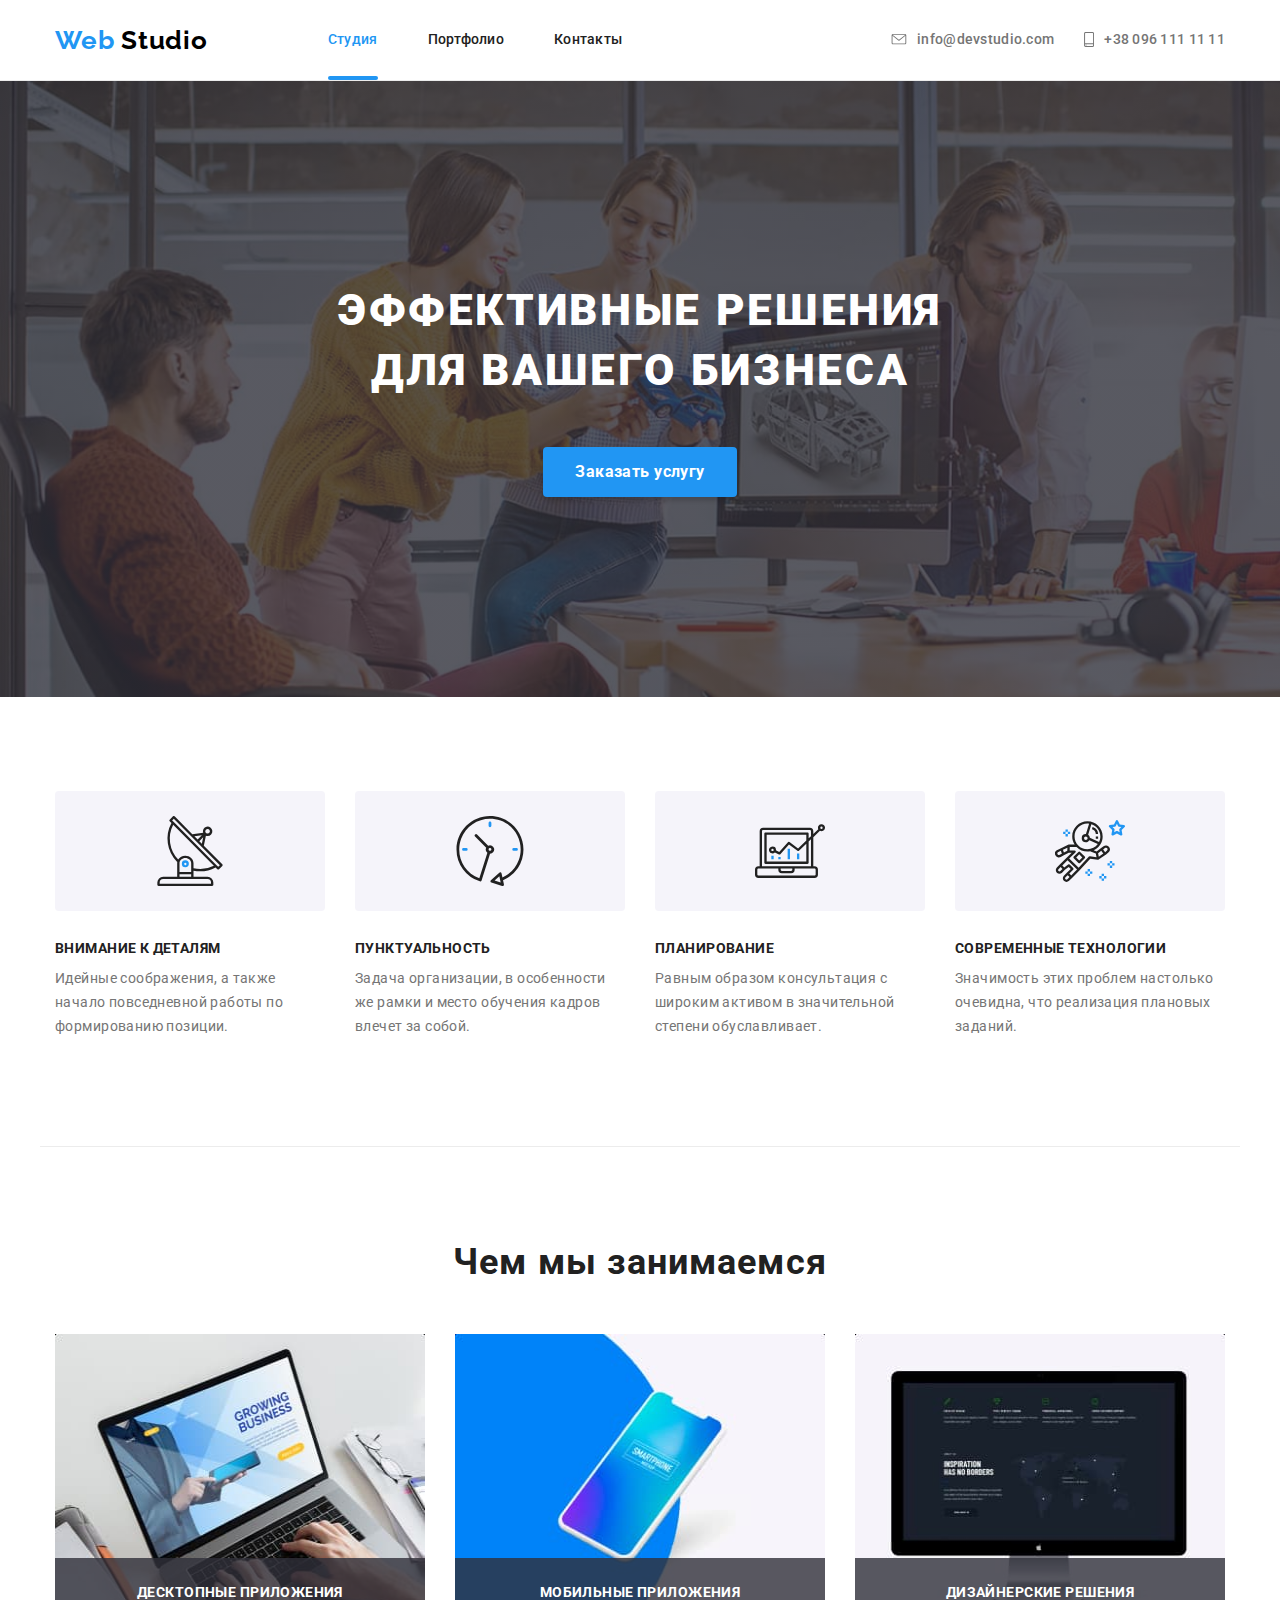
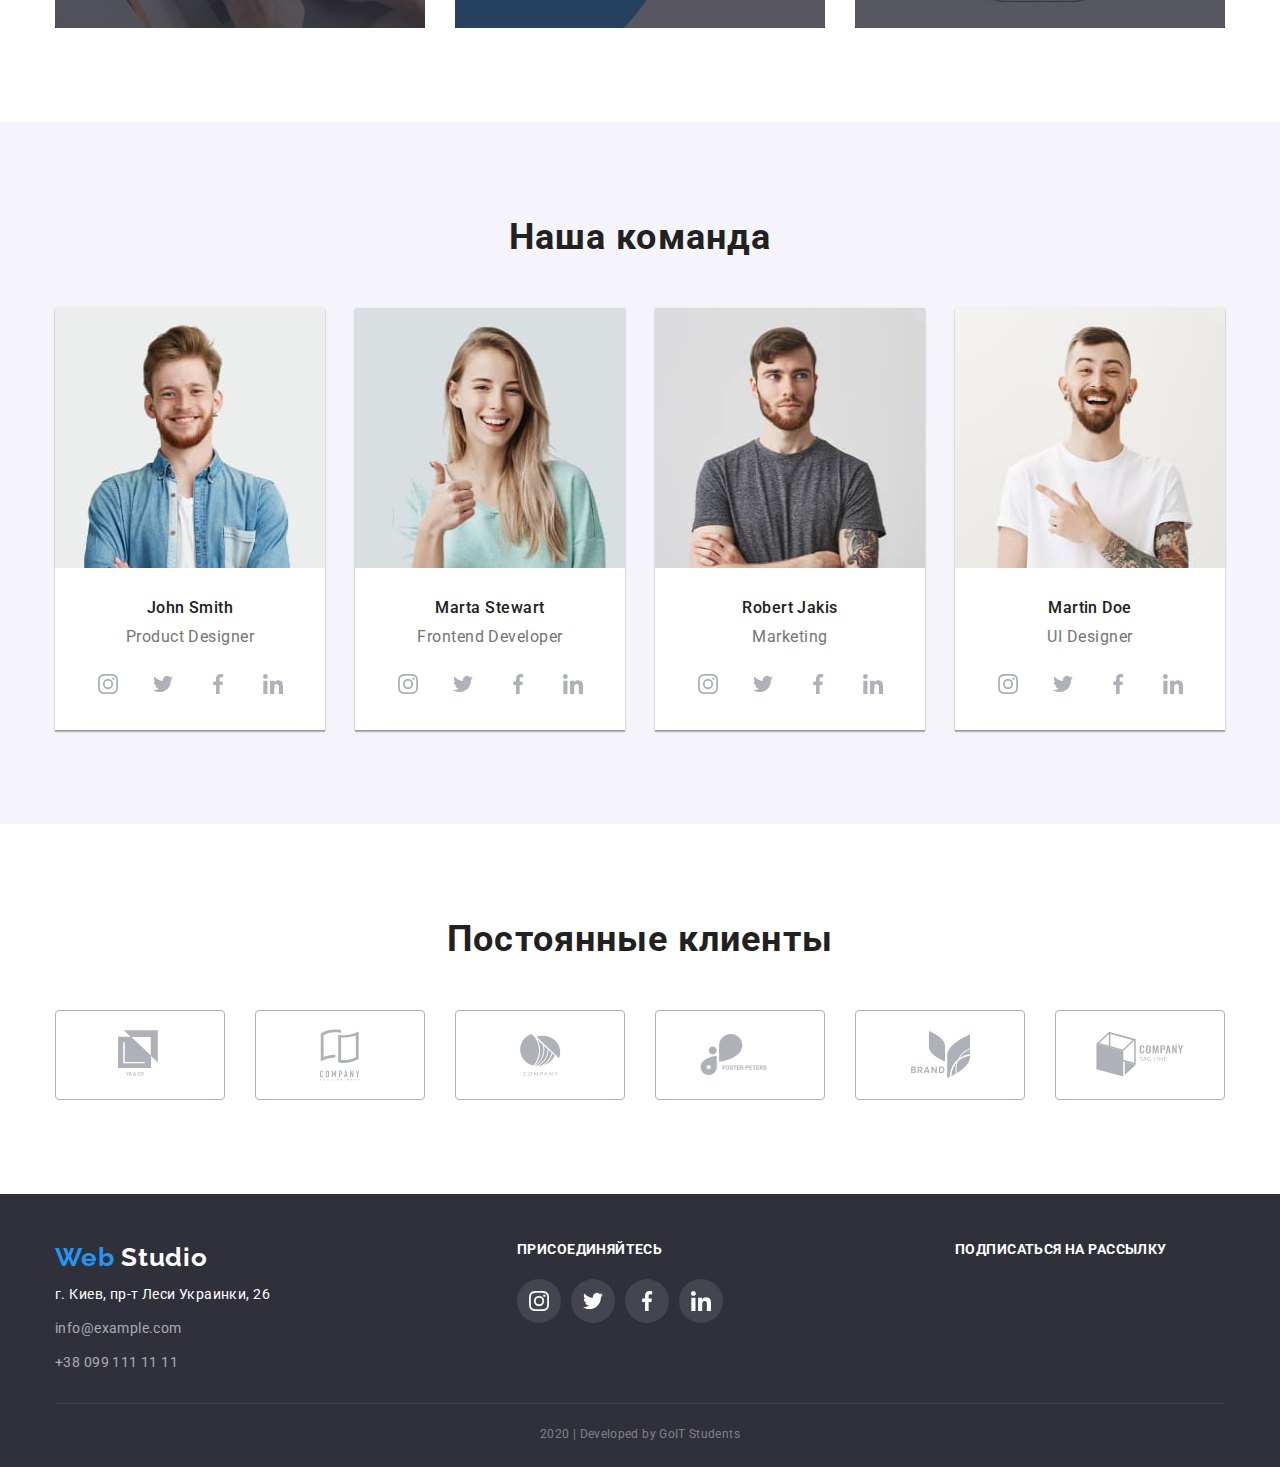
<file: index.html>
<!DOCTYPE html>
<html lang="ru">
<head>
    <meta charset="UTF-8">
    <meta name="viewport" content="width=device-width, initial-scale=1.0">
    <title>Homework 4</title>


    <link href="https://fonts.googleapis.com/css2?family=Raleway:wght@700&family=Roboto:wght@500;700;900&display=swap" rel="stylesheet">
    <link rel="stylesheet" href="./css/styles.css">
</head>
<body>
    <header class="header">
        <div class="header-wrapper container">
            <a class="logo link" href="/">
                <span class="logo-first-word">Web</span> Studio
            </a>
    
            <ul class="site-nav list">
                <li class="item nav-active-link"><a href="./index.html">Студия</a></li>
                <li class="item"><a href="./portfolio.html">Портфолио</a></li>
                <li class="item"><a href="#">Контакты</a></li>
            </ul>
    
            <ul class="contacts-nav list">
                <li class="item">
                    <a href="mailto:info@devstudio.com" class="contact-link">
                        <svg width="16" height="11" class="contact-icon">
                            <use href="./img/icons.svg#icon-envelope"></use>
                        </svg>
                        <span>info@devstudio.com</span>
                    </a>
                </li>
    
                <li class="item">
                    <a href="tel:+380961111111" class="contact-link">
                        <svg width="10" height="15" class="contact-icon">
                            <use href="./img/icons.svg#icon-smartphone"></use>
                        </svg>
                        <span>+38 096 111 11 11</span>
                    </a>
                </li>
            </ul>
        </div>
    </header>

    <!-- Hero section-->
    <section class="hero-section">
        <div class="content">
            <h1 class="hero-section-header">эффективные решения<br>
                для вашего бизнеса</h1>

            <a class="hero-section-button" href="#">Заказать услугу</a>
        </div>
    </section>

    <!--Features section-->
    <section class="features-section container">
        <h2 class="section-header">Наши преимущества</h2>
        <ul class="features-section-list list">
            <li class="item">
                <h3>Внимание к деталям</h3>
                <p>Идейные соображения, а также начало повседневной работы по формированию позиции.</p>
            </li>
            <li class="item">
                <h3>Пунктуальность</h3>
                <p>Задача организации, в особенности же рамки и место обучения кадров влечет за собой.</p>
            </li>
            <li class="item">
                <h3>Планирование</h3>
                <p>Равным образом консультация с широким активом в значительной степени обуславливает.</p>
            </li>
            <li class="item">
                <h3>Современные технологии</h3>
                <p>Значимость этих проблем настолько очевидна, что реализация плановых заданий.</p>
            </li>
        </ul>
    </section>

    <!--Our work section-->
    <section class="work-section container">
        <h2 class="work-section-header">Чем мы занимаемся</h2>
        <ul class="work-section-list list">
            <li class="item">
                <img class="image" src="./img/work-1.jpg" alt="Разработка десктопных приложений" width="380" height="294">
                <h3>Десктопные приложения</h3>
            </li>
            <li class="item">
                <img class="image" src="./img/work-2.jpg" alt="Разработка мобильных приложений" width="380" height="294">
                <h3>Мобильные приложения</h3>
            </li>
            <li class="item">
                <img class="image" src="./img/work-3.jpg" alt="Разработка дизайнерских решений" width="380" height="294">
                <h3>Дизайнерские решения</h3>
            </li>
        </ul>
    </section>

    <!--Our team section-->
    <section class="team-section">
        <div class="container">
            <h2 class="team-section-header">Наша команда</h2>
            <ul class="team-section-list list">
                <li class="item">
                    <img class="teammate-image" src="./img/john-smith.jpg" alt="John Smith" width="278" height="260">
                    <h3>John Smith</h3>
                    <p>Product Designer</p>
                    <ul class="list social-links">
                        <li class="item">
                            <a href="https://instagram.com" aria-label="Instagram страница John Smith" class="social-link">
                                <svg width="20" height="20" class="social-link-icon">
                                    <use href="./img/icons.svg#icon-instagram"></use>
                                </svg>
                            </a>
                        </li>
                        <li class="item">
                            <a href="https://twitter.com" aria-label="Twitter страница John Smith" class="social-link">
                                <svg width="20" height="20" class="social-link-icon">
                                    <use href="./img/icons.svg#icon-twitter"></use>
                                </svg>
                            </a>
                        </li>
                        <li class="item">
                            <a href="https://facebook.com" aria-label="Facebook страница John Smith" class="social-link">
                                <svg width="20" height="20" class="social-link-icon">
                                    <use href="./img/icons.svg#icon-facebook"></use>
                                </svg>
                            </a>
                        </li>
                        <li class="item">
                            <a href="https://linkedin.com" aria-label="LinkedIn страница John Smith" class="social-link">
                                <svg width="20" height="20" class="social-link-icon">
                                    <use href="./img/icons.svg#icon-linkedin"></use>
                                </svg>
                            </a>
                        </li>
                    </ul>
                </li>
                <li class="item">
                    <img class="teammate-image" src="./img/marta-stewart.jpg" alt="Marta Stewart" width="278" height="260">
                    <h3>Marta Stewart</h3>
                    <p>Frontend Developer</p>
                    <ul class="list social-links">
                        <li class="item">
                            <a href="https://instagram.com" aria-label="Instagram страница Marta Stewart" class="social-link">
                                <svg width="20" height="20" class="social-link-icon">
                                    <use href="./img/icons.svg#icon-instagram"></use>
                                </svg>
                            </a>
                        </li>
                        <li class="item">
                            <a href="https://twitter.com" aria-label="Twitter страница Marta Stewart" class="social-link">
                                <svg width="20" height="20" class="social-link-icon">
                                    <use href="./img/icons.svg#icon-twitter"></use>
                                </svg>
                            </a>
                        </li>
                        <li class="item">
                            <a href="https://facebook.com" aria-label="Facebook страница Marta Stewart" class="social-link">
                                <svg width="20" height="20" class="social-link-icon">
                                    <use href="./img/icons.svg#icon-facebook"></use>
                                </svg>
                            </a>
                        </li>
                        <li class="item">
                            <a href="https://linkedin.com" aria-label="LinkedIn страница Marta Stewart" class="social-link">
                                <svg width="20" height="20" class="social-link-icon">
                                    <use href="./img/icons.svg#icon-linkedin"></use>
                                </svg>
                            </a>
                        </li>
                    </ul>
                </li>
                <li class="item">
                    <img class="teammate-image" src="./img/robert-jakis.jpg" alt="Robert Jakis" width="278" height="260">
                    <h3>Robert Jakis</h3>
                    <p>Marketing</p>
                    <ul class="list social-links">
                        <li class="item">
                            <a href="https://instagram.com" aria-label="Instagram страница Robert Jakis" class="social-link">
                                <svg width="20" height="20" class="social-link-icon">
                                    <use href="./img/icons.svg#icon-instagram"></use>
                                </svg>
                            </a>
                        </li>
                        <li class="item">
                            <a href="https://twitter.com" aria-label="Twitter страница Robert Jakis" class="social-link">
                                <svg width="20" height="20" class="social-link-icon">
                                    <use href="./img/icons.svg#icon-twitter"></use>
                                </svg>
                            </a>
                        </li>
                        <li class="item">
                            <a href="https://facebook.com" aria-label="Facebook страница Robert Jakis" class="social-link">
                                <svg width="20" height="20" class="social-link-icon">
                                    <use href="./img/icons.svg#icon-facebook"></use>
                                </svg>
                            </a>
                        </li>
                        <li class="item">
                            <a href="https://linkedin.com" aria-label="LinkedIn страница Robert Jakis" class="social-link">
                                <svg width="20" height="20" class="social-link-icon">
                                    <use href="./img/icons.svg#icon-linkedin"></use>
                                </svg>
                            </a>
                        </li>
                    </ul>
                </li>
                <li class="item">
                    <img class="teammate-image" src="./img/martin-doe.jpg" alt="Martin Doe" width="278" height="260">
                    <h3>Martin Doe</h3>
                    <p>UI Designer</p>
                    <ul class="list social-links">
                        <li class="item">
                            <a href="https://instagram.com" aria-label="Instagram страница Martin Doe" class="social-link">
                                <svg width="20" height="20" class="social-link-icon">
                                    <use href="./img/icons.svg#icon-instagram"></use>
                                </svg>
                            </a>
                        </li>
                        <li class="item">
                            <a href="https://twitter.com" aria-label="Twitter страница Martin Doe" class="social-link">
                                <svg width="20" height="20" class="social-link-icon">
                                    <use href="./img/icons.svg#icon-twitter"></use>
                                </svg>
                            </a>
                        </li>
                        <li class="item">
                            <a href="https://facebook.com" aria-label="Facebook страница Martin Doe" class="social-link">
                                <svg width="20" height="20" class="social-link-icon">
                                    <use href="./img/icons.svg#icon-facebook"></use>
                                </svg>
                            </a>
                        </li>
                        <li class="item">
                            <a href="https://linkedin.com" aria-label="LinkedIn страница Martin Doe" class="social-link">
                                <svg width="20" height="20" class="social-link-icon">
                                    <use href="./img/icons.svg#icon-linkedin"></use>
                                </svg>
                            </a>
                        </li>
                    </ul>
                </li>
            </ul>
        </div>
    </section>

    <!--Clients section-->
    <section class="clients-section container">
        <h2 class="clients-section-header">Постоянные клиенты</h2>
        <ul class="clients-section-list list">
            <li class="item">
                <a class="client-link" href="#">
                    <svg width="44" height="49" class="client-link-icon">
                        <use href='./img/icons.svg#icon-logo-1'></use>
                    </svg>
                </a>
            </li>
            <li class="item">
                <a class="client-link" href="#">
                    <svg width="40" height="52" class="client-link-icon">
                        <use href='./img/icons.svg#icon-logo-2'></use>
                    </svg>
                </a>
            </li>
            <li class="item">
                <a class="client-link" href="#">
                    <svg width="41" height="42" class="client-link-icon">
                        <use href='./img/icons.svg#icon-logo-3'></use>
                    </svg>
                </a>
            </li>
            <li class="item">
                <a class="client-link" href="#">
                    <svg width="80" height="42" class="client-link-icon">
                        <use href='./img/icons.svg#icon-logo-4'></use>
                    </svg>
                </a>
            </li>
            <li class="item">
                <a class="client-link" href="#">
                    <svg width="59" height="47" class="client-link-icon">
                        <use href='./img/icons.svg#icon-logo-5'></use>
                    </svg>
                </a>
            </li>
            <li class="item">
                <a class="client-link" href="#">
                    <svg width="88" height="45" class="client-link-icon">
                        <use href='./img/icons.svg#icon-logo-6'></use>
                    </svg>
                </a>
            </li>
        </ul>
    </section>

    <!--Footer-->
    <footer class="footer">
        <div class="container footer-content">
            <!--Contacts-->
            <address class="footer-address">
                <a class="footer-logo logo" href="/">
                    <span class="logo-first-word">Web</span> Studio
                </a><br>
                <p class="footer-location">г. Киев, пр-т Леси Украинки, 26</p>
                <a class="footer-contact footer-email" href="mailto:info@example.com">info@example.com</a><br>
                <a class="footer-contact" href="tel:+380991111111">+38 099 111 11 11</a>
            </address>
        
            <!--Join us-->
            <div class="join-us-block">
                <p>присоединяйтесь</p>
                <ul class="list join-us-list">
                    <li class="item">
                        <a href="https://instagram.com" aria-label="Мы в Instagram" class="footer-social-link">
                            <svg width="20" height="20" class="footer-social-link-icon">
                                <use href="./img/icons.svg#icon-instagram"></use>
                            </svg>
                        </a>
                    </li>
                    <li class="item">
                        <a class="footer-social-link" href="https://twitter.com" aria-label="Мы в Twitter">
                            <svg width="20" height="20" class="footer-social-link-icon">
                                <use href="./img/icons.svg#icon-twitter"></use>
                            </svg>
                        </a>
                    </li>
                    <li class="item"><a class="footer-social-link" href="https://facebook.com" aria-label="Мы в Facebook">
                            <svg width="20" height="20" class="footer-social-link-icon">
                                <use href="./img/icons.svg#icon-facebook"></use>
                            </svg>
                        </a>
                    </li>
                    <li class="item"><a class="footer-social-link" href="https://linkedin.com" aria-label="Мы в LinkedIn">
                         <svg width="20" height="20" class="footer-social-link-icon">
                            <use href="./img/icons.svg#icon-linkedin"></use>
                        </svg>
                        </a>
                    </li>
                </ul>
            </div>
        
            <!--Subscribe form-->
            <div class="subscribe-form">
                <p>подписаться на рассылку</p>
            </div>
        </div>

        <!--Copyright-->
        <div class="container">
            <p class="footer-copyright">2020 | Developed by GoIT Students </p>
        </div>
    </footer>
</body>

</html>
</file>
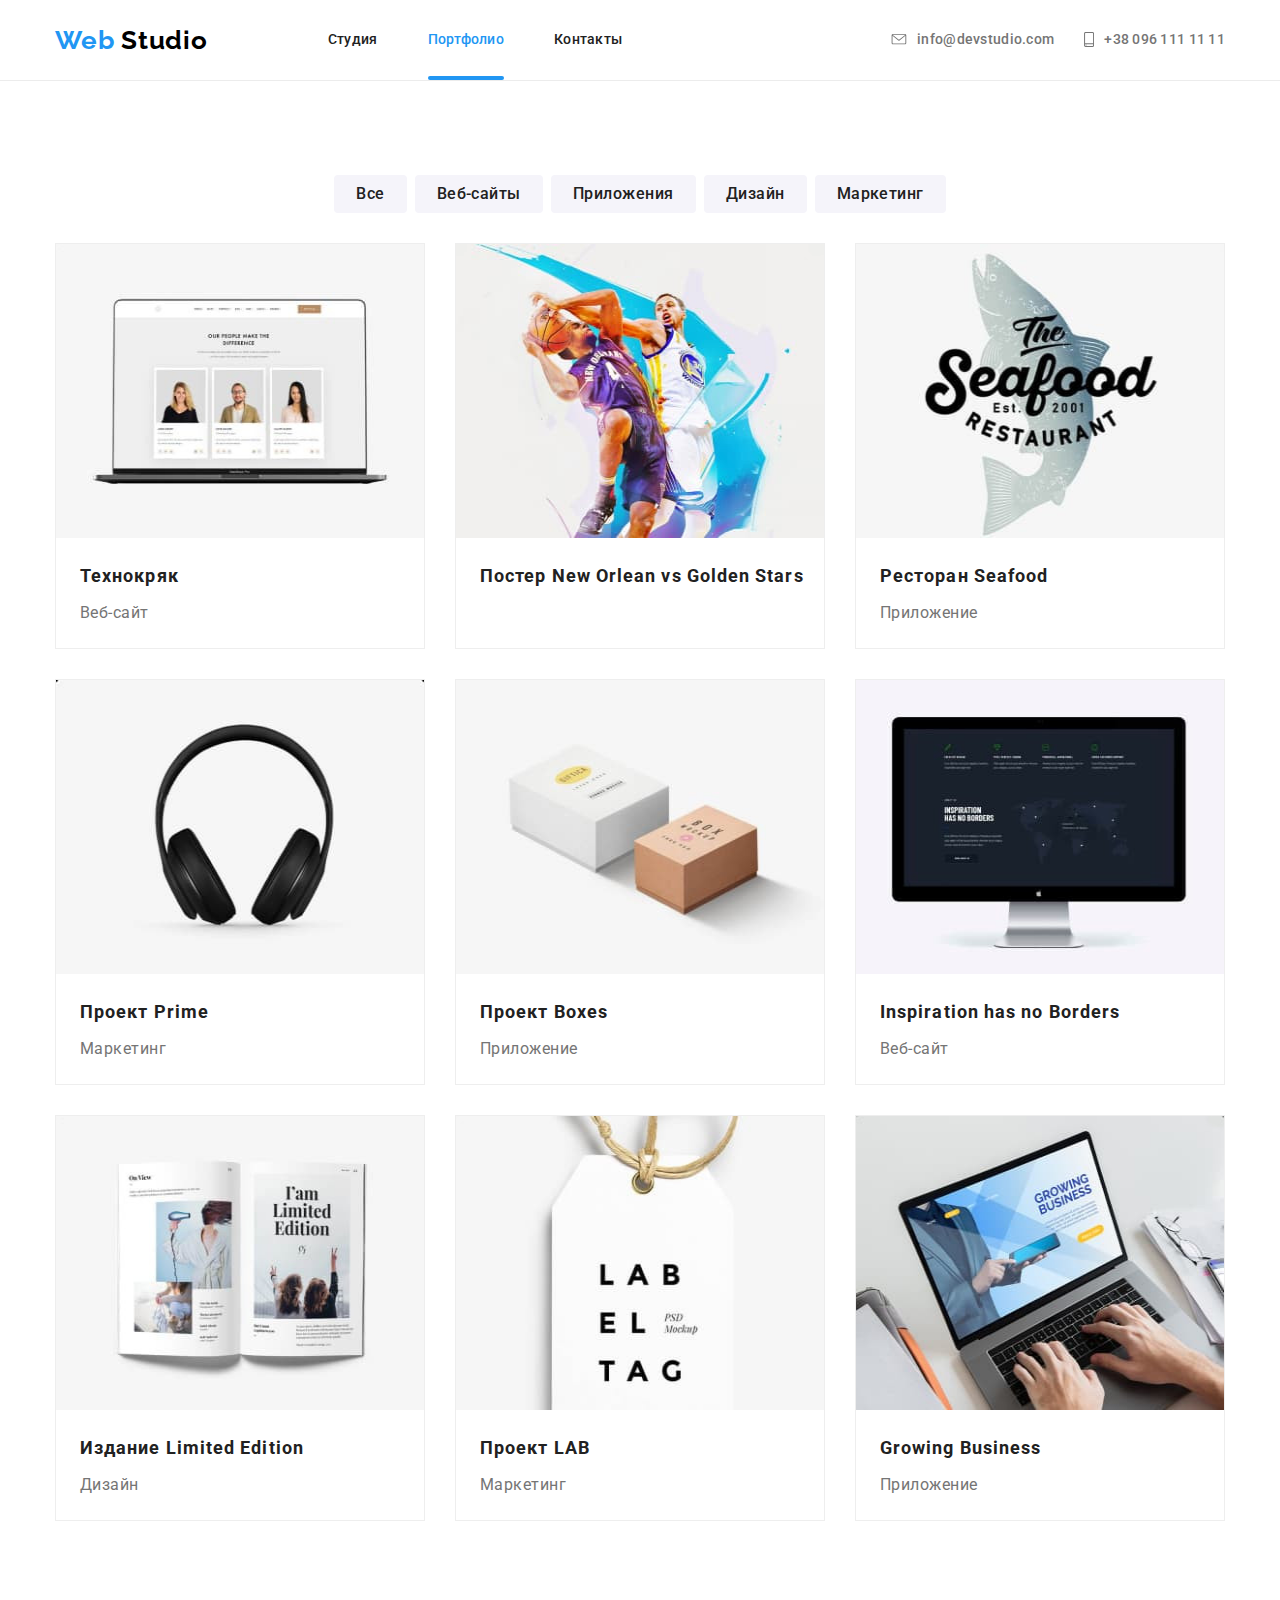
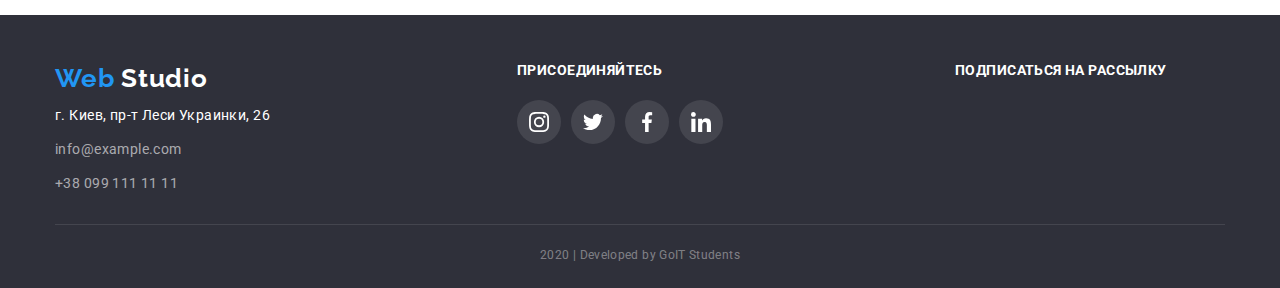
<file: portfolio.html>
<!DOCTYPE html>
<html lang="ru">
<head>
    <meta charset="UTF-8">
    <meta name="viewport" content="width=device-width, initial-scale=1.0">
    <title>Homework 4 - Portfolio</title>

    
    <link href="https://fonts.googleapis.com/css2?family=Raleway:wght@700&family=Roboto:wght@500;700;900&display=swap" rel="stylesheet">
    <link rel="stylesheet" href="./css/styles.css">
</head>
<body>
    <header class="header">
        <div class="header-wrapper container">
            <a class="logo link" href="/">
                <span class="logo-first-word">Web</span> Studio
            </a>
    
            <ul class="site-nav list">
                <li class="item"><a href="./index.html">Студия</a></li>
                <li class="item nav-active-link"><a href="./portfolio.html">Портфолио</a></li>
                <li class="item"><a href="#">Контакты</a></li>
            </ul>
    
            <ul class="contacts-nav list">
                <li class="item">
                    <a href="mailto:info@devstudio.com" class="contact-link">
                        <svg width="16" height="11" class="contact-icon">
                            <use href="./img/icons.svg#icon-envelope"></use>
                        </svg>
                        <span>info@devstudio.com</span>
                    </a>
                </li>
    
                <li class="item">
                    <a href="tel:+380961111111" class="contact-link">
                        <svg width="10" height="15" class="contact-icon">
                            <use href="./img/icons.svg#icon-smartphone"></use>
                        </svg>
                        <span>+38 096 111 11 11</span>
                    </a>
                </li>
            </ul>
        </div>
    </header>

    <!-- Works-->
    <section class="portfolio-section container">
        <h1 class="portfolio-heading">Наши работы</h1>

        <!--Work type selector-->
        <ul class="list portfolio-work-type-chooser">
            <li class="item"><button class="portfolio-section-button" type="button">Все</button></li>
            <li class="item"><button class="portfolio-section-button" type="button">Веб-сайты</button></li>
            <li class="item"><button class="portfolio-section-button" type="button">Приложения</button></li>
            <li class="item"><button class="portfolio-section-button" type="button">Дизайн</button></li>
            <li class="item"><button class="portfolio-section-button" type="button">Маркетинг</button></li>
        </ul>

       <!-- Work cards-->
       <ul class="list work-list">
        <li class="item">
            <a href="#">
                <div class="image-wrapper">
                    <img class="image" width="380" height="294" src="./img/portfolio/project-1.jpg" alt="Иллюстрация работы Технокряк">
                    <p class="image-card-top-text">Технокряк это современная площадка распространения коронавируса. Компании используют эту платформу для цифрового шпионажа и атак на защищённые сервера конкурентов.</p>
                </div>
                <div class="work-item-title">
                    <h2 class="portfolio-section-card-title">Технокряк</h2>
                    <p class="portfolio-section-card-category">Веб-сайт</p>
                </div>
            </a>
        </li>
        <li class="item">
            <a href="#">
                <div class="image-wrapper">
                    <img class="image" width="380" height="294" src="./img/portfolio/project-2.jpg"
                    alt="Иллюстрация работы Постер New Orlean vs Golden Stars">
                    <p class="image-card-top-text">Технокряк это современная площадка распространения коронавируса. Компании используют эту платформу для цифрового шпионажа и атак на защищённые сервера конкурентов.</p>
                </div>
                
                <div class="work-item-title">
                    <h2 class="portfolio-section-card-title">Постер New Orlean vs Golden Stars</h2>
                </div>
            </a>
        </li>
        <li class="item">
            <a href="#">
                <div class="image-wrapper">
                <img class="image" width="380" height="294" src="./img/portfolio/project-3.jpg"
                    alt="Иллюстрация работы Ресторан Seafood">
                    <p class="image-card-top-text">Технокряк это современная площадка распространения коронавируса. Компании используют эту платформу для цифрового шпионажа и атак на защищённые сервера конкурентов.</p>

                </div>
                <div class="work-item-title">
                    <h2 class="portfolio-section-card-title">Ресторан Seafood</h2>
                    <p class="portfolio-section-card-category">Приложение</p>
                </div>
            </a>
        </li>
           <li class="item">
               <a href="#">
                <div class="image-wrapper">
                    <img class="image" width="380" height="294" src="./img/portfolio/project-4.jpg" alt="Иллюстрация работы Проект Prime">
                    <p class="image-card-top-text">Технокряк это современная площадка распространения коронавируса. Компании используют эту платформу для цифрового шпионажа и атак на защищённые сервера конкурентов.</p>

                </div>
                <div class="work-item-title">
                    <h2 class="portfolio-section-card-title">Проект Prime</h2>
                    <p class="portfolio-section-card-category">Маркетинг</p>
                </div>
               </a>
           </li>
           <li class="item">
            <a href="#">
                <div class="image-wrapper">
                    <img class="image" width="380" height="294" src="./img/portfolio/project-5.jpg"
                    alt="Иллюстрация работы Проект Boxes">
                    <p class="image-card-top-text">Технокряк это современная площадка распространения коронавируса. Компании используют эту платформу для цифрового шпионажа и атак на защищённые сервера конкурентов.</p>
                </div>
               
                <div class="work-item-title">
                    <h2 class="portfolio-section-card-title">Проект Boxes</h2>
                    <p class="portfolio-section-card-category">Приложение</p>
                </div>
            </a>
           </li>
           <li class="item">
            <a href="#">
                <div class="image-wrapper">
                    <img class="image" width="380" height="294" src="./img/portfolio/project-6.jpg"
                    alt="Иллюстрация работы Inspiration has no Borders">

                    <p class="image-card-top-text">Технокряк это современная площадка распространения коронавируса. Компании используют эту платформу для цифрового шпионажа и атак на защищённые сервера конкурентов.</p>
                </div>
                <div class="work-item-title">
            
                    <h2 class="portfolio-section-card-title">Inspiration has no Borders</h2>
                    <p class="portfolio-section-card-category">Веб-сайт</p>
                </div>
            </a>
           </li>
           <li class="item">
            <a href="#">
                <div class="image-wrapper">
                    <img class="image" width="380" height="294" src="./img/portfolio/project-7.jpg"
                    alt="Иллюстрация работы Издание Limited Edition">
                    <p class="image-card-top-text">Технокряк это современная площадка распространения коронавируса. Компании используют эту платформу для цифрового шпионажа и атак на защищённые сервера конкурентов.</p>
                </div>

                <div class="work-item-title">
                    <h2 class="portfolio-section-card-title">Издание Limited Edition</h2>
                    <p class="portfolio-section-card-category">Дизайн</p>
                </div>
            </a>
           </li>
            <li class="item">
                <a href="#">
                    <div class="image-wrapper">
                        <img class="image" width="380" height="294" src="./img/portfolio/project-8.jpg"
                            alt="Иллюстрация работы Проект LAB">

                            <p class="image-card-top-text">Технокряк это современная площадка распространения коронавируса. Компании используют эту платформу для цифрового шпионажа и атак на защищённые сервера конкурентов.</p>
                    </div>

                    <div class="work-item-title">
                        <h2 class="portfolio-section-card-title">Проект LAB</h2>
                        <p class="portfolio-section-card-category">Маркетинг</p>
                    </div>
                </a>
            </li>
            <li class="item">
                <a href="#">
                    <div class="image-wrapper">
                        <img class="image" width="380" height="294" src="./img/portfolio/project-9.jpg"
                        alt="Иллюстрация работы Growing Business">

                        <p class="image-card-top-text">Технокряк это современная площадка распространения коронавируса. Компании используют эту платформу для цифрового шпионажа и атак на защищённые сервера конкурентов.</p>
                    </div>
                   
                    <div class="work-item-title">
                        <h2 class="portfolio-section-card-title">Growing Business</h2>
                        <p class="portfolio-section-card-category">Приложение</p>
                    </div>
                </a>
            </li>
       </ul>
    </section>

    <!--Footer-->
    <footer class="footer">
        <div class="container footer-content">
            <!--Contacts-->
            <address class="footer-address">
                <a class="footer-logo logo" href="/">
                    <span class="logo-first-word">Web</span> Studio
                </a><br>
                <p class="footer-location">г. Киев, пр-т Леси Украинки, 26</p>
                <a class="footer-contact footer-email" href="mailto:info@example.com">info@example.com</a><br>
                <a class="footer-contact" href="tel:+380991111111">+38 099 111 11 11</a>
            </address>
        
            <!--Join us-->
            <div class="join-us-block">
                <p>присоединяйтесь</p>
                <ul class="list join-us-list">
                    <li class="item">
                        <a href="https://instagram.com" aria-label="Мы в Instagram" class="footer-social-link">
                            <svg width="20" height="20" class="footer-social-link-icon">
                                <use href="./img/icons.svg#icon-instagram"></use>
                            </svg>
                        </a>
                    </li>
                    <li class="item">
                        <a class="footer-social-link" href="https://twitter.com" aria-label="Мы в Twitter">
                            <svg width="20" height="20" class="footer-social-link-icon">
                                <use href="./img/icons.svg#icon-twitter"></use>
                            </svg>
                        </a>
                    </li>
                    <li class="item"><a class="footer-social-link" href="https://facebook.com" aria-label="Мы в Facebook">
                            <svg width="20" height="20" class="footer-social-link-icon">
                                <use href="./img/icons.svg#icon-facebook"></use>
                            </svg>
                        </a>
                    </li>
                    <li class="item"><a class="footer-social-link" href="https://linkedin.com" aria-label="Мы в LinkedIn">
                         <svg width="20" height="20" class="footer-social-link-icon">
                            <use href="./img/icons.svg#icon-linkedin"></use>
                        </svg>
                        </a>
                    </li>
                </ul>
            </div>
        
            <!--Subscribe form-->
            <div class="subscribe-form">
                <p>подписаться на рассылку</p>
            </div>
        </div>

        <!--Copyright-->
        <div class="container">
            <p class="footer-copyright">2020 | Developed by GoIT Students </p>
        </div>
    </footer>
</body>

</html>
</file>
<file: css/styles.css>
/* Палитра*/
:root {
    --primary-text-color: #757575;
    --secondary-text-color: #212121;
    --accent: #2196F3;
    --heading-text-color: #FFFFFF;
}

html {
    box-sizing: border-box;
}
  
*,
*::before,
*::after {
    box-sizing: inherit;
}
  
body {
    margin: 0;
}

ul, ol {
    margin: 0;
}

.container {
    width: 1200px;
    padding-left: 15px;
    padding-right: 15px;
    margin: 0 auto;
}

.link {
    text-decoration: none;
}

/* Header */
.header-wrapper {
    display: flex;
    align-items: center;
}

.header {
    border-bottom: 1px solid #ECECEC;
}

/* Site nav*/
.site-nav a,
.contacts-nav a,
.hero-section a,
.footer a,
.clients-section a {
    text-decoration: none;
}

.site-nav {
    display: flex;
    margin-left: 80px;
}

.site-nav .item a {
    display: block;
    padding-top: 32px;
    padding-bottom: 32px;
}

.site-nav .item + .item {
    margin-left: 50px; 
}

.nav-active-link { 
    position: relative;
}

.item.nav-active-link a {
    color: var(--accent);
}

.nav-active-link::after {
    content: '';
    position: absolute;

    display: block;
    width: 100%;
    height: 4px;

    bottom: 0;
    left: 0;

    background-color: #2196F3;
    border-radius: 2px;
}

/* Contacts nav*/
.contacts-nav {
    display: flex;
    margin-left: auto;
}

.contacts-nav .item + .item {
    margin-left: 30px;
}

.list {
    list-style: none;
}

body {
    background-color: #FFFFFF;
    color: var(--primary-text-color);

    font-family: Roboto, sans-serif;
    font-size: 14px;
    line-height: 1.71;
    letter-spacing: 0.03em;
}

.logo {
    color: #000000;
    
    font-family: Raleway, sans-serif;
    font-weight: 700;
    font-size: 26px;
    line-height: 1.19;
    letter-spacing: 0.03em;
}

.logo-first-word {
    color: var(--accent);
}

.site-nav a {
    color: var(--secondary-text-color);
}

.contacts-nav a {
    color: var(--primary-text-color);
}

.site-nav a,
.contacts-nav a {
    font-family: Roboto, sans-serif;
    font-weight: 500;
    font-size: 14px;
    line-height: 1.14;
    letter-spacing: 0.02em;

    transition-property: color;
    transition-duration: 250ms;
    transition-timing-function: cubic-bezier(0.4, 0, 0.2, 1);
}

.footer-contact {
    transition-property: color;
    transition-duration: 250ms;
    transition-timing-function: cubic-bezier(0.4, 0, 0.2, 1);
}

.site-nav a:hover,
.site-nav a:focus,
.contacts-nav a:hover,
.contacts-nav a:focus,
.footer-contact:hover,
.footer-contact:focus {
    color: var(--accent);
}

.contacts-nav .contact-link {
    display: flex;
    align-items: center;
}

.contact-icon {
    margin-right: 10px;

    fill: currentColor;
}

/*Hero section*/
.hero-section {
    max-width: 1600px;
    margin-right: auto;
    margin-left: auto;

    text-align: center;
    background-color: #aaaaaa;

    background-image: 
        linear-gradient(rgba(47, 48, 58, 0.8), rgba(47, 48, 58, 0.8)),
        url('../img/hero-background.jpg');
    background-size: cover;
}

.hero-section .content {
    padding-top: 200px;
    padding-bottom: 200px;
}

.hero-section-header {
    margin: 0;
    padding: 0;

    color: var(--heading-text-color);

    font-family: Roboto, sans-serif;
    font-weight: 900;
    font-size: 44px;
    line-height: 1.36;
    letter-spacing: 0.06em;
    text-transform: uppercase;
    text-align: center;
}

.hero-section-button {
    display: inline-block;
    padding: 10px 32px;
    margin-left: auto;
    margin-right: auto;
    margin-top: 46px;

    color: var(--heading-text-color);
    background-color: var(--accent);

    font-family: Roboto, sans-serif;
    font-weight: 700;
    font-size: 16px;
    line-height: 1.88;

    box-shadow: 0px 4px 4px rgba(0, 0, 0, 0.15);
    border-radius: 4px;
}

/*Features*/

.features-section {
    padding-top: 94px;
    padding-bottom: 94px;

    border-bottom: 1px solid #ECECEC;
}

.features-section p {
    margin-top: 10px;
}

.features-section .section-header {
    display: none;
}

.features-section-list {
    display: flex;
    padding: 0;
    margin: 0;
}

.features-section-list .item {
    width: 270px;
}

.features-section-list .item + .item {
    margin-left: 30px;
}

.features-section-list h3 {
    margin: 0;

    color: var(--secondary-text-color);

    font-family: Roboto, sans-serif;
    font-weight: 700;
    font-size: 14px;
    line-height: 1.14;
    letter-spacing: 0.03em;
    text-transform: uppercase;
}

.features-section-list .item::before {
    content: '';

    display: block;
    height: 120px;
    margin-bottom: 30px;

    background-color: #F5F4FA;
    background-size: 70px 70px;
    background-repeat: no-repeat;
    background-position: center;

    border-radius: 4px;
}

.features-section-list .item:nth-child(1)::before {
    background-image: url('../img/antenna.svg');
}

.features-section-list .item:nth-child(2)::before {
    background-image: url('../img/clock.svg');
}

.features-section-list .item:nth-child(3)::before {
    background-image: url('../img/diagram.svg');
}

.features-section-list .item:nth-child(4)::before {
    background-image: url('../img/astronaut.svg');
}

/* Work section*/
.work-section {
    padding-top: 94px;
    padding-bottom: 94px;
}

.work-section-header {
    color: var(--secondary-text-color);
}

.work-section-list {
    margin-bottom: 0;
    margin-top: 50px;
    padding: 0;
    display: flex;
}

.work-section-list .item {
    position: relative;

    width: 370px;
}

.work-section-list .item + .item {
    margin-left: 30px;
}

.work-section-list .item .image {
    display: block;
    width: 100%;
}

.work-section-list h3 {
    position: absolute;
    
    bottom: 0;
    left: 0;

    width: 100%;

    margin: 0;
    padding: 27px 0px;

    color: var(--heading-text-color);
    background-color: rgba(47, 48, 58, 0.8);

    font-family: Roboto, sans-serif;
    font-weight: 700;
    font-size: 14px;
    line-height: 1.14;
    letter-spacing: 0.03em;
    text-transform: uppercase;
    text-align: center;
}

.work-section-header {
    margin: 0;
    padding: 0;
}

/* Team */
.team-section {
    padding-top: 94px;
    padding-bottom: 94px;
    background-color: #F5F4FA;
}

.team-section-header {
    margin: 0;
    padding: 0;
}

.team-section-list {
    display: flex;
    margin-top: 50px;
    padding: 0;
}

.team-section-list > .item {
    width: 270px;
    padding-bottom: 24px;
    background-color: #FFFFFF;

    box-shadow: 0px 2px 1px rgba(0, 0, 0, 0.2), 0px 1px 1px rgba(0, 0, 0, 0.14), 0px 1px 3px rgba(0, 0, 0, 0.12);
}

.team-section-list > .item + .item {
    margin-left: 30px;
}

.team-section-header,
.team-section-list h3 {
    color: var(--secondary-text-color);
}

.team-section-list p {
    margin-top: 0;
    margin-bottom: 16px;
    padding: 0;
    
    color: var(--primary-text-color);

    font-family: Roboto, sans-serif;
    font-size: 16px;
    line-height: 1.19;
    letter-spacing: 0.03em;
    text-align: center;
}

.team-section-list h3 {
    margin-top: 0;
    margin-bottom: 10px;
    padding: 0;

    font-family: Roboto, sans-serif;
    font-weight: 500;
    font-size: 16px;
    line-height: 1.19;
    letter-spacing: 0.03em;
    text-align: center;
}

.teammate-image {
    display: block;
    width: 100%;
    margin-bottom: 30px;
}

.social-links {
    margin: 0;
    padding: 0;
    display: flex;
    justify-content: center;
}

.social-link {
    display: flex;
    align-items: center;
    justify-content: center;

    width: 44px;
    height: 44px;
    border-radius: 50%;
    color: #AFB1B8;

    transition-property: color, background-color;
    transition-duration: 250ms;
    transition-timing-function: cubic-bezier(0.4, 0, 0.2, 1);
    transition-delay: 0;

}

.social-link:hover {
    color: #FFFFFF;
    background-color:var(--accent);
}

.social-link-icon {
    fill: currentColor;
}

.social-links > .item + .item {
    margin-left: 11px;
}

.footer-social-link {
    display: flex;
    align-items: center;
    justify-content: center;

    width: 44px;
    height: 44px;
    border-radius: 50%;

    background-color: rgba(255, 255, 255, 0.1);
    color: #FFFFFF;

    transition-property: background-color;
    transition-duration: 250ms;
    transition-timing-function: cubic-bezier(0.4, 0, 0.2, 1);
}

.footer-social-link:hover {
    background-color: var(--accent);
}

.footer-social-link-icon {
    fill: currentColor;
}

/* Clients */
.clients-section {
    padding-top: 94px;
    padding-bottom: 94px;
}

.clients-section-list {
    display: flex;
    justify-content: space-between;
    padding: 0;
    margin: 0;
}

.clients-section-header {
    margin-top: 0px;
    margin-bottom: 50px;
    color: var(--secondary-text-color);
}

.client-link {
    display: flex;
    align-items: center;
    justify-content: center;
    width: 170px;
    height: 90px;

    border: 1px solid #AFB1B8;
    border-radius: 4px;

    color: #AFB1B8;

    transition-property: color, border-color;
    transition-duration: 250ms;
    transition-timing-function: cubic-bezier(0.4, 0, 0.2, 1);
}

.client-link:hover {
    border: 1px solid var(--accent);
    color: var(--accent);
}

.client-link-icon {
    fill: currentColor;
}

/* Footer */
.footer {
    background-color: #2F303A;
    padding-top: 48px;
}

.footer-content {
    display: flex;
    justify-content: space-between;
}

.footer-address {
    font-style: normal;
    width: 231px;
}

.footer-location,
.footer-contact {
    margin: 0;
    padding: 0;
}

.footer-logo,
.footer-email {
    display: inline-block;
    margin-bottom: 10px;
}

.footer-location{
    margin-bottom: 10px;
}

.footer-logo,
.footer-location {
    color: var(--heading-text-color);
}

.footer-location {
    font-family: Roboto, sans-serif;
    font-size: 14px;
    line-height: 1.71;
    letter-spacing: 0.03em;
}

.footer-contact {
    color: rgba(255, 255, 255, 0.6);

    font-family: Roboto, sans-serif;
    font-size: 14px;
    line-height: 1.71;
    letter-spacing: 0.03em;
}

/* Join us footer */
.join-us-list {
    display: flex;
    margin: 0;
    padding: 0;
}

.join-us-list .item + .item {
    margin-left: 10px;
}

.join-us-block {
    width: 207px;
}

.join-us-block p,
.subscribe-form p {
    margin-top: 0;
    margin-bottom: 21px;
    padding: 0;

    color: var(--heading-text-color);

    font-family: Roboto, sans-serif;
    font-weight: 700;
    font-size: 14px;
    line-height: 1.14;
    letter-spacing: 0.03em;
    text-transform: uppercase;
}

.subscribe-form {
    width: 270px;
}

.footer-copyright {
    margin-top: 28px;
    margin-bottom: 0px;
    padding-top: 18px;
    padding-bottom: 21px;

    color: rgba(255, 255, 255, 0.4);

    font-family: Roboto, sans-serif;
    font-size: 12px;
    line-height: 2;
    text-align: center;
    letter-spacing: 0.03em;

    border-top: 1px solid rgba(255, 255, 255, 0.1);
}

/*Portfolio section */
.portfolio-section {
    padding-bottom: 94px;
    padding-top: 94px;
}

.portfolio-heading {
    display: none;
}

.portfolio-work-type-chooser {
    display: flex;
    justify-content: center;
    padding: 0;
}

.portfolio-work-type-chooser .item + .item {
    margin-left: 8px;
}

.portfolio-section-button {
    margin: 0;
    border: none;

    padding: 6px 22px;

    color: var(--secondary-text-color);
    background-color: #f5f4fa;

    font-family: Roboto, sans-serif;
    font-weight: 500;
    font-size: 16px;
    line-height: 1.63;
    text-align: center;
    letter-spacing: 0.03em;

    border-radius: 4px;
}

.image-wrapper {
    position: relative;
    overflow: hidden;
}

.work-list .item:hover .image-card-top-text {
    transform: translateY(0%) translateX(-1px) translateY(-1px);
}

.image-card-top-text {
    position: absolute;
    top: 0;
    left: 0;

    /* Компенсируем border 1px по макету */
    width: calc(100% + 2px); 
    height: calc(100% + 1px);

    margin: 0;
    padding: 63px 24px;

    font-family: Roboto;
    font-style: normal;
    font-weight: normal;
    font-size: 18px;
    line-height: 1.56;

    letter-spacing: 0.03em;

    background-color: rgba(33, 150, 243, 0.9);
    color: #FFFFFF;

    transform: translateY(100%) translateX(-1px) translateY(-1px);
    transform-origin: 50% 100%;

    transition-property: transform;
    transition-duration: 250ms;
    transition-timing-function: cubic-bezier(0.4, 0, 0.2, 1);
}

/*Work list*/
.work-list {
    padding: 0;
    display: flex;
    flex-wrap: wrap;
    justify-content: space-between;
}

.work-list .item {
    /* Sorry mentor */
    --grid-padding: 30px;
    --column-count: 3;

    width: calc(((100% - calc(var(--column-count) - 1)*var(--grid-padding)) / var(--column-count)));
    margin-right: var(--grid-padding);
    margin-top: var(--grid-padding);

    border: 1px solid #EEEEEE;

    transition-property: box-shadow;
    transition-duration: 250ms;
    transition-timing-function: cubic-bezier(0.4, 0, 0.2, 1);
}

.work-list .item:hover {
    box-shadow: 1px 4px 6px rgba(0, 0, 0, 0.16), 0px 4px 4px rgba(0, 0, 0, 0.06), 0px 1px 1px rgba(0, 0, 0, 0.12);
    cursor: pointer;
}

.work-list .item:nth-child(3n) {
    margin-right: 0;
}

.work-item-title {
    padding-left: 24px;
    padding-bottom: 20px;
}

.work-list .item .image {
    display: block;
    max-width: 100%;
}

.portfolio-section-button {
    transition-property: color, background-color, box-shadow;
    transition-duration: 250ms;
    transition-timing-function: cubic-bezier(0.4, 0, 0.2, 1);
}

.portfolio-section-button:hover,
.portfolio-section-button:active {
    color: #ffffff;
    background-color: var(--accent);
    box-shadow: 0px 2px 2px rgba(0, 0, 0, 0.12), 0px 1px 2px rgba(0, 0, 0, 0.08), 0px 3px 1px rgba(0, 0, 0, 0.1);
    cursor: pointer;
}

.portfolio-section a {
    text-decoration: none;
}

.portfolio-section-card-title {
    margin-top: 20px;
    margin-bottom: 0px;

    color: var(--secondary-text-color);

    font-family: Roboto, sans-serif;
    font-weight: 700;
    font-size: 18px;
    line-height: 2;
    letter-spacing: 0.06em;
    text-align: start;
}

.portfolio-section-card-category {
    margin-top: 4px;
    margin-bottom: 0px;

    color: var(--primary-text-color);

    font-family: Roboto, sans-serif;
    font-size: 16px;
    line-height: 1.88;
    letter-spacing: 0.03em;
}

h2 {
    font-family: Roboto, sans-serif;
    font-weight: 700;
    font-size: 36px;
    line-height: 1.17;
    letter-spacing: 0.03em;
    text-align: center;
}
</file>
